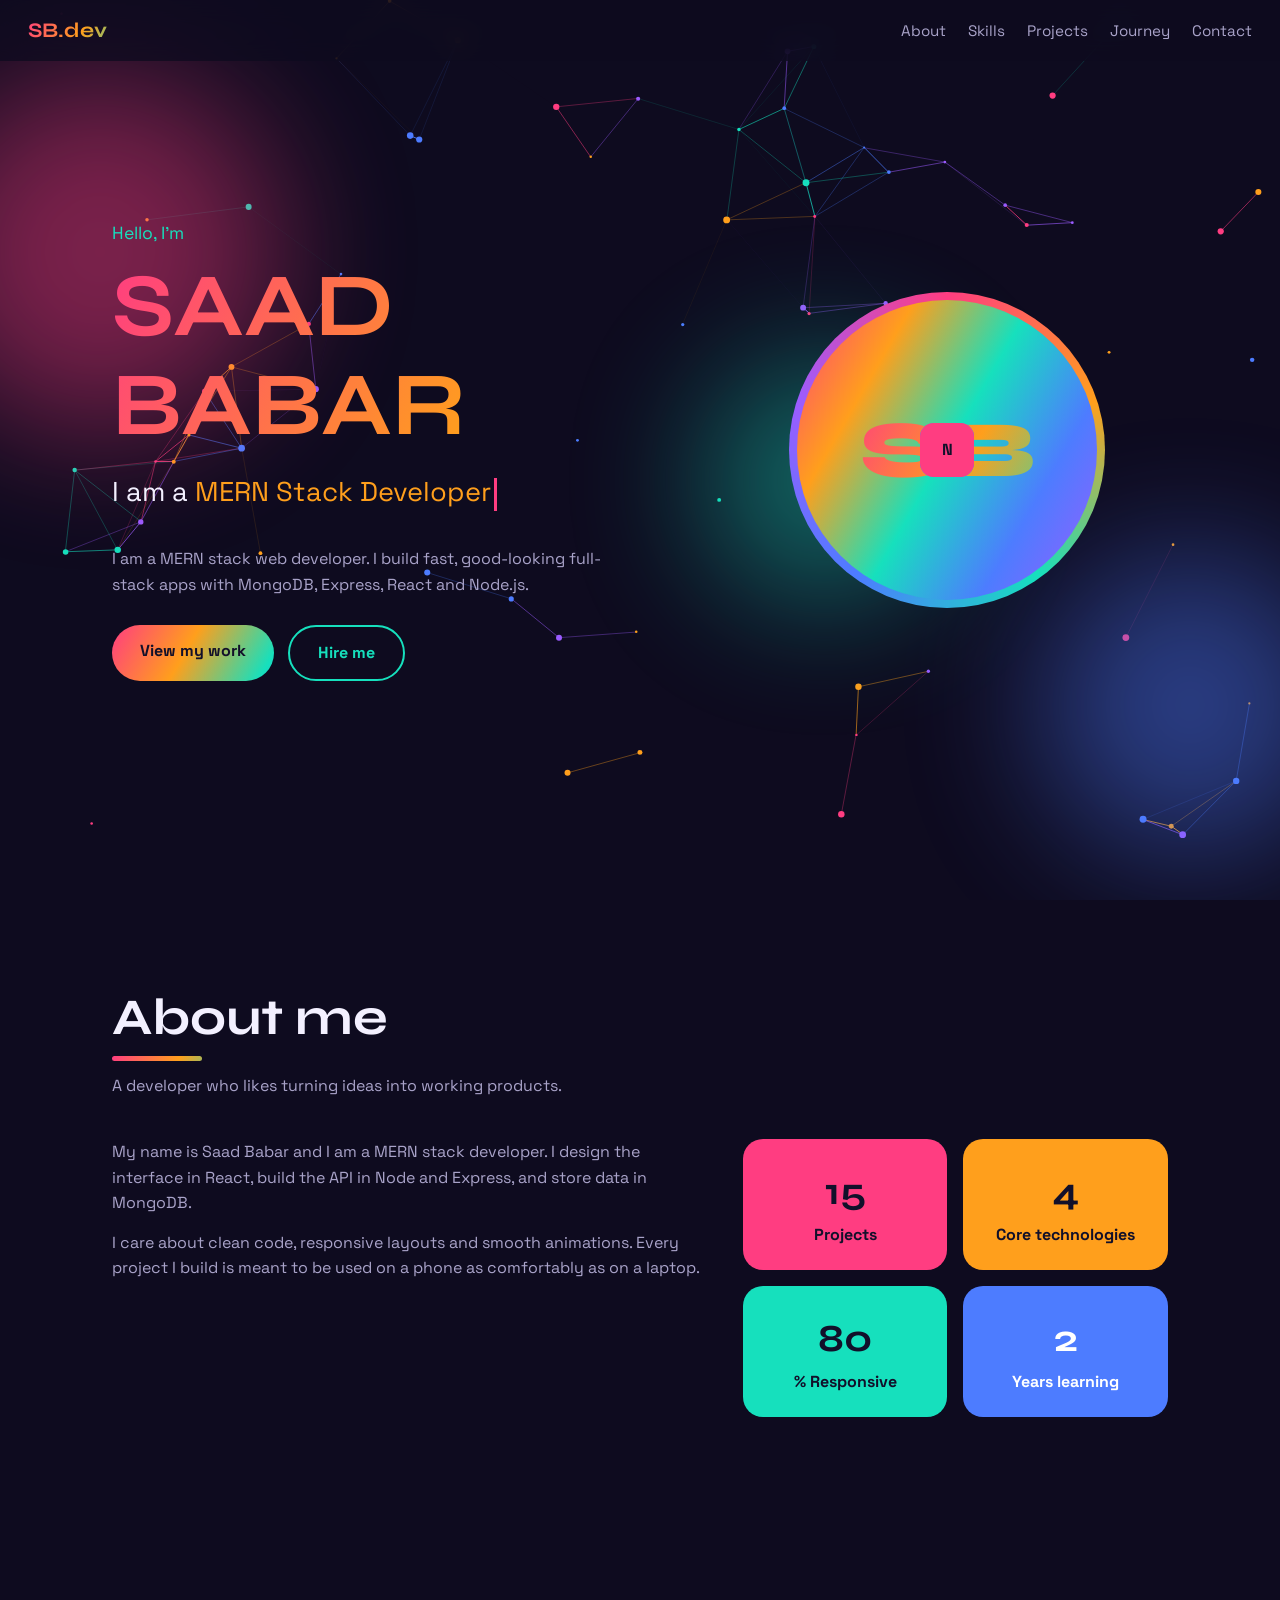
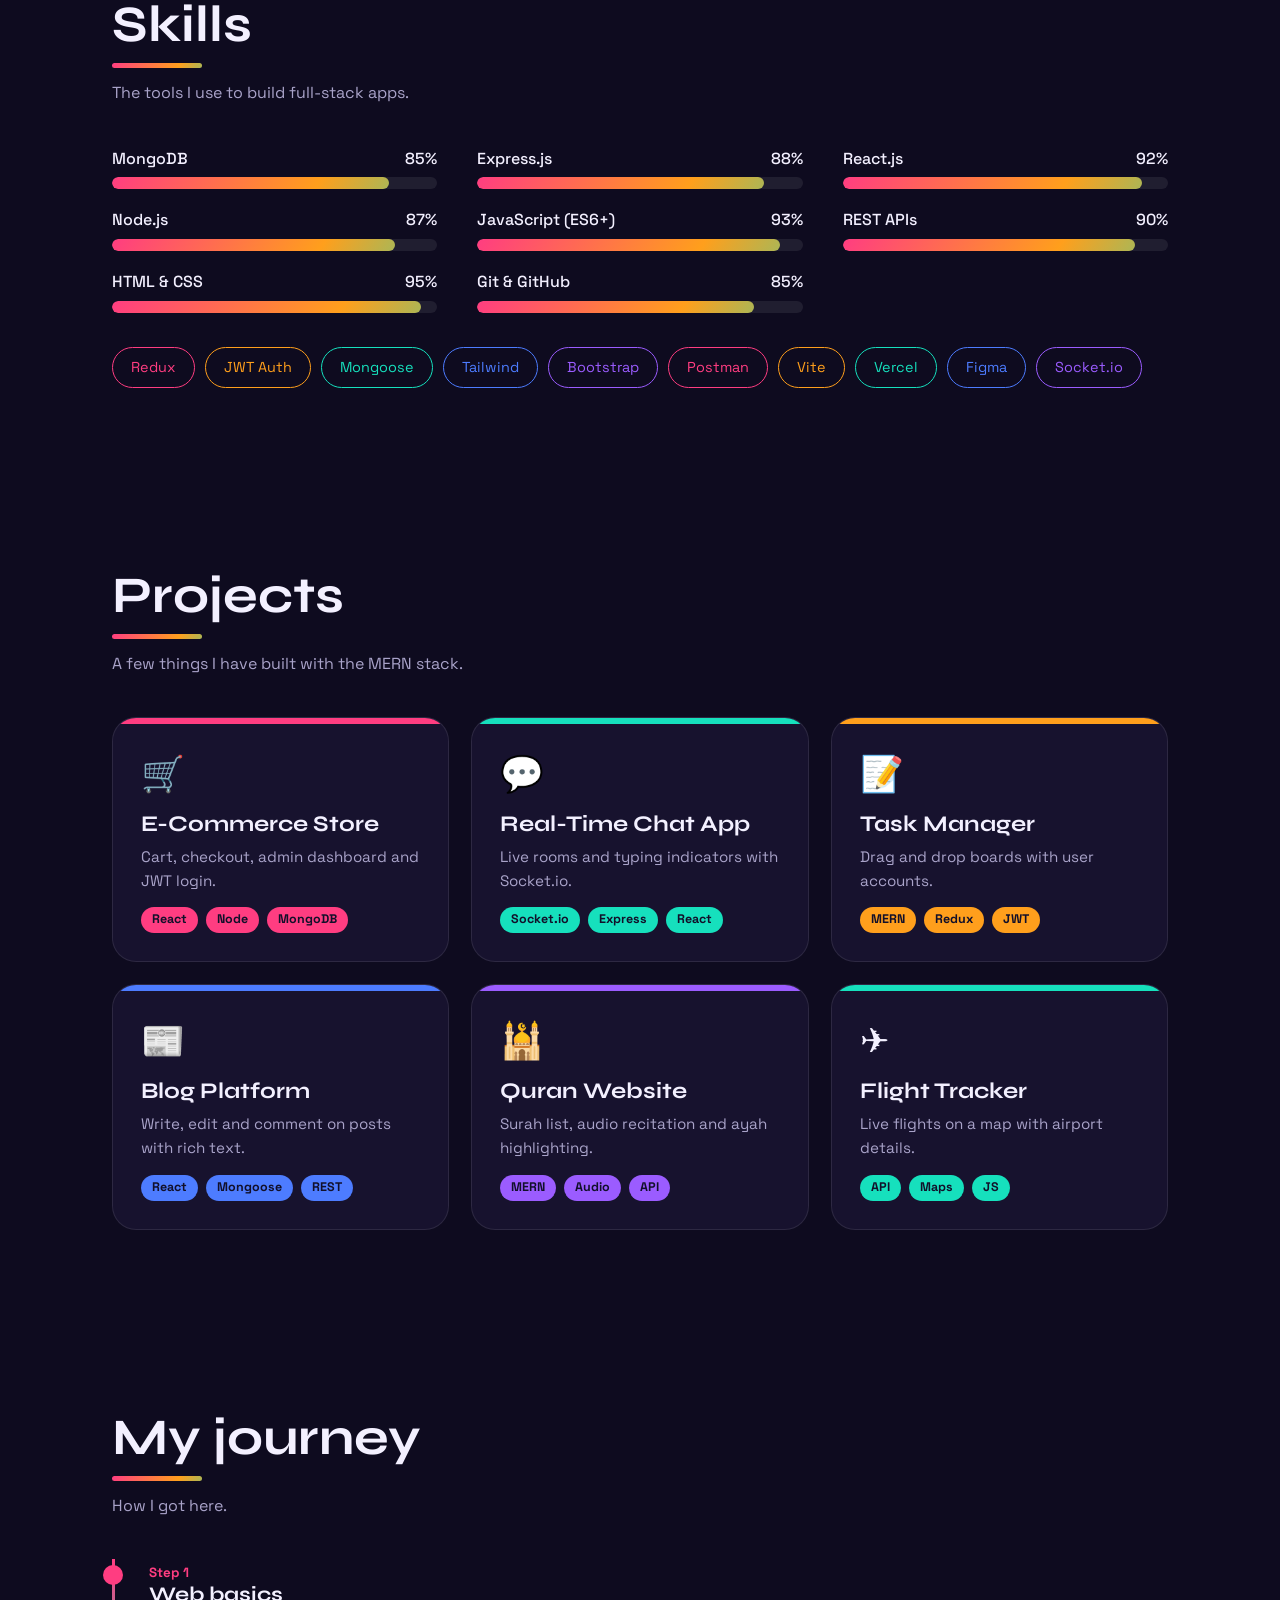
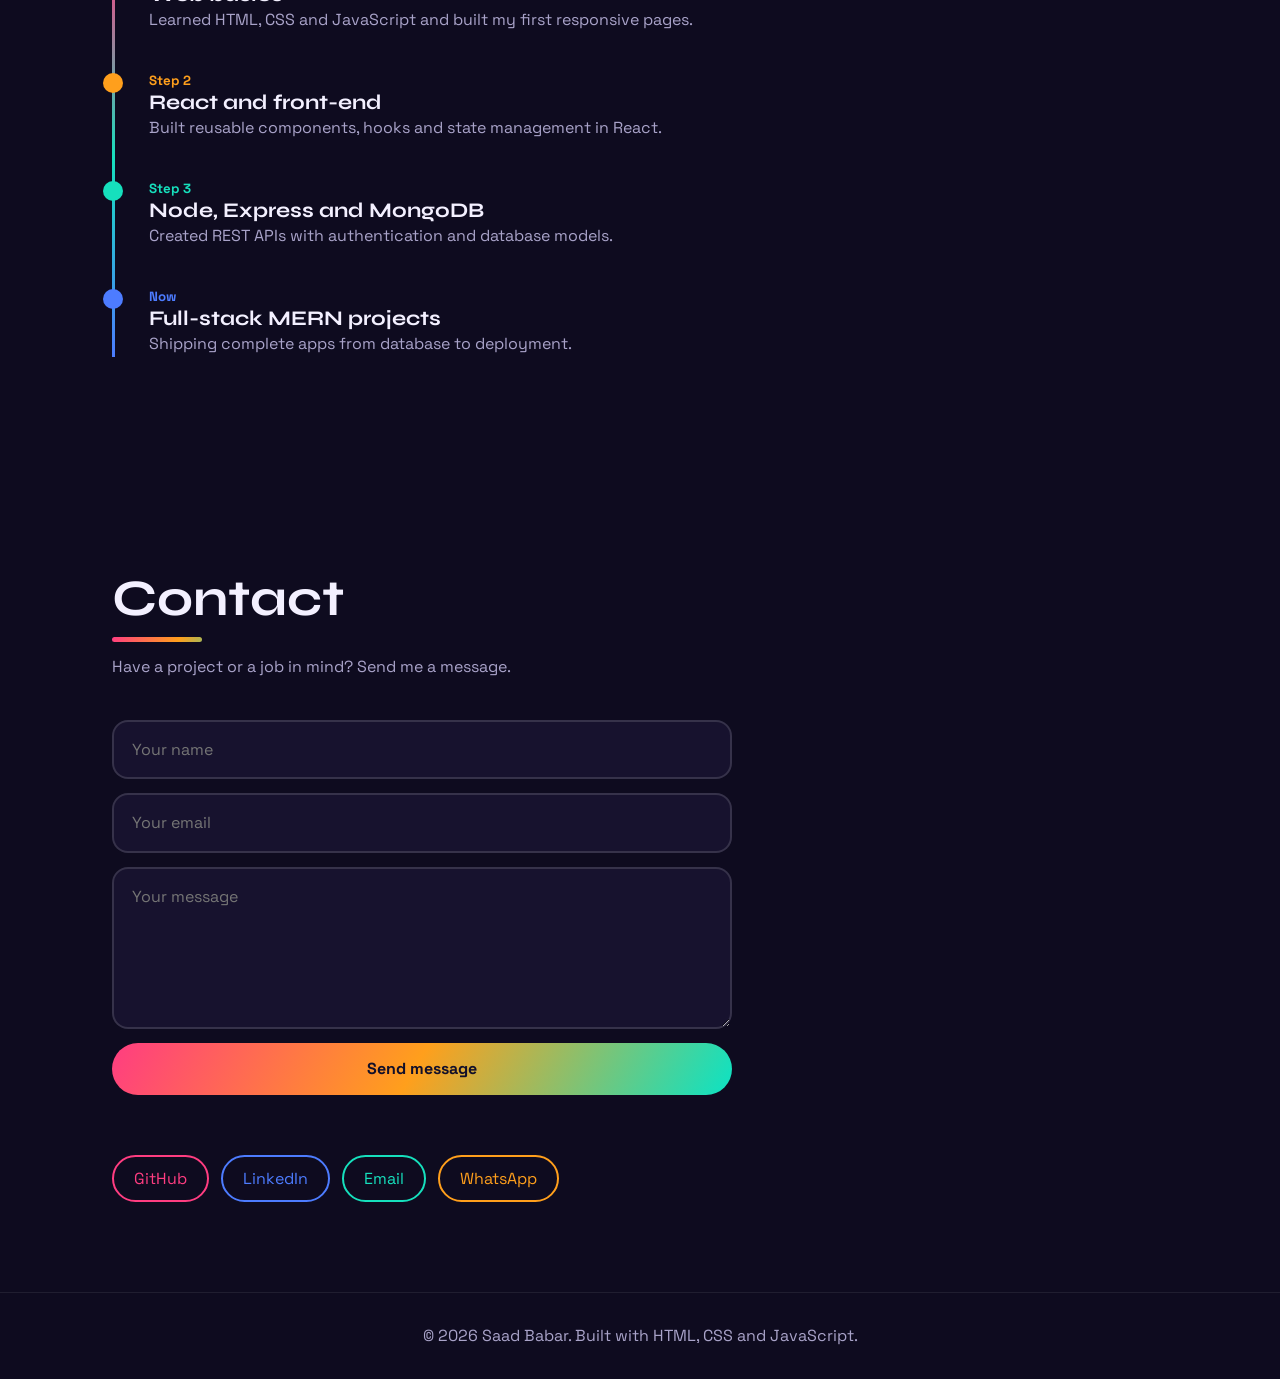
<file: index.html>
<!DOCTYPE html>
<html lang="en">

<head>
    <meta charset="UTF-8">
    <meta name="viewport" content="width=device-width, initial-scale=1, viewport-fit=cover">
    <link rel="stylesheet" href="style.css">
    <title>Saad Babar | MERN Stack Developer</title>
    <link
        href="https://fonts.googleapis.com/css2?family=Space+Grotesk:wght@400;500;700&family=Syne:wght@700;800&display=swap"
        rel="stylesheet">
    
</head>

<body>
    <div id="bar"></div>
    <canvas id="bg"></canvas>
    <nav><b>SB.dev</b>
        <ul>
            <li><a href="#about">About</a></li>
            <li><a href="#skills">Skills</a></li>
            <li><a href="#projects">Projects</a></li>
            <li><a href="#journey">Journey</a></li>
            <li><a href="#contact">Contact</a></li>
        </ul>
    </nav>

    <header class="hero" id="home">
        <div class="blob b1"></div>
        <div class="blob b2"></div>
        <div class="blob b3"></div>
        <div class="wrap">
            <div>
                <p class="hi">Hello, I’m</p>
                <h1>SAAD BABAR</h1>
                <p class="role">I am a <span id="typed"></span><i></i></p>
                <p class="lead">I am a MERN stack web developer. I build fast, good-looking full-stack apps with
                    MongoDB, Express, React and Node.js.</p>
                <div class="btns"><a class="btn f" href="#projects">View my work</a><a class="btn o"
                        href="#contact">Hire me</a></div>
            </div>
            <div class="avatar">
                <div><span>SB</span></div>
                <span class="orb" style="background:#16e0bd">M</span><span class="orb"
                    style="background:#ff9f1c;animation-delay:-2.2s">E</span><span class="orb"
                    style="background:#4d7cff;animation-delay:-4.5s;color:#fff">R</span><span class="orb"
                    style="background:#ff3d81;animation-delay:-6.7s">N</span>
            </div>
        </div>
    </header>

    <section id="about">
        <div class="wrap">
            <h2 class="rv">About me</h2>
            <p class="sub rv">A developer who likes turning ideas into working products.</p>
            <div class="about">
                <div class="rv">
                    <p>My name is Saad Babar and I am a MERN stack developer. I design the interface in React, build the
                        API in Node and Express, and store data in MongoDB.</p>
                    <p>I care about clean code, responsive layouts and smooth animations. Every project I build is meant
                        to be used on a phone as comfortably as on a laptop.</p>
                </div>
                <div class="stats rv">
                    <div class="stat"><strong data-n="15">0</strong>Projects</div>
                    <div class="stat"><strong data-n="4">0</strong>Core technologies</div>
                    <div class="stat"><strong data-n="100">0</strong>% Responsive</div>
                    <div class="stat"><strong data-n="2">0</strong>Years learning</div>
                </div>
            </div>
        </div>
    </section>

    <section id="skills">
        <div class="wrap">
            <h2 class="rv">Skills</h2>
            <p class="sub rv">The tools I use to build full-stack apps.</p>
            <div class="skills" id="sk"></div>
            <div class="chips rv" id="chips"></div>
        </div>
    </section>

    <section id="projects">
        <div class="wrap">
            <h2 class="rv">Projects</h2>
            <p class="sub rv">A few things I have built with the MERN stack.</p>
            <div class="grid" id="pg"></div>
        </div>
    </section>

    <section id="journey">
        <div class="wrap">
            <h2 class="rv">My journey</h2>
            <p class="sub rv">How I got here.</p>
            <div class="tl">
                <div class="ti rv" style="--cl:#ff3d81"><small>Step 1</small>
                    <h3>Web basics</h3>
                    <p>Learned HTML, CSS and JavaScript and built my first responsive pages.</p>
                </div>
                <div class="ti rv" style="--cl:#ff9f1c"><small>Step 2</small>
                    <h3>React and front-end</h3>
                    <p>Built reusable components, hooks and state management in React.</p>
                </div>
                <div class="ti rv" style="--cl:#16e0bd"><small>Step 3</small>
                    <h3>Node, Express and MongoDB</h3>
                    <p>Created REST APIs with authentication and database models.</p>
                </div>
                <div class="ti rv" style="--cl:#4d7cff"><small>Now</small>
                    <h3>Full-stack MERN projects</h3>
                    <p>Shipping complete apps from database to deployment.</p>
                </div>
            </div>
        </div>
    </section>

    <section id="contact">
        <div class="wrap">
            <h2 class="rv">Contact</h2>
            <p class="sub rv">Have a project or a job in mind? Send me a message.</p>
            <form class="rv" id="f"><input required placeholder="Your name"><input required type="email"
                    placeholder="Your email"><textarea required rows="5" placeholder="Your message"></textarea><button
                    class="btn f">Send message</button>
                <p id="msg" role="status"></p>
            </form>
            <div class="soc rv"><a style="--cl:#ff3d81" href="#">GitHub</a><a style="--cl:#4d7cff"
                    href="#">LinkedIn</a><a style="--cl:#16e0bd" href="#">Email</a><a style="--cl:#ff9f1c"
                    href="#">WhatsApp</a></div>
        </div>
    </section>

    <footer>© 2026 Saad Babar. Built with HTML, CSS and JavaScript.</footer>
<script src="script.js"></script>
    
</body>

</html>
</file>
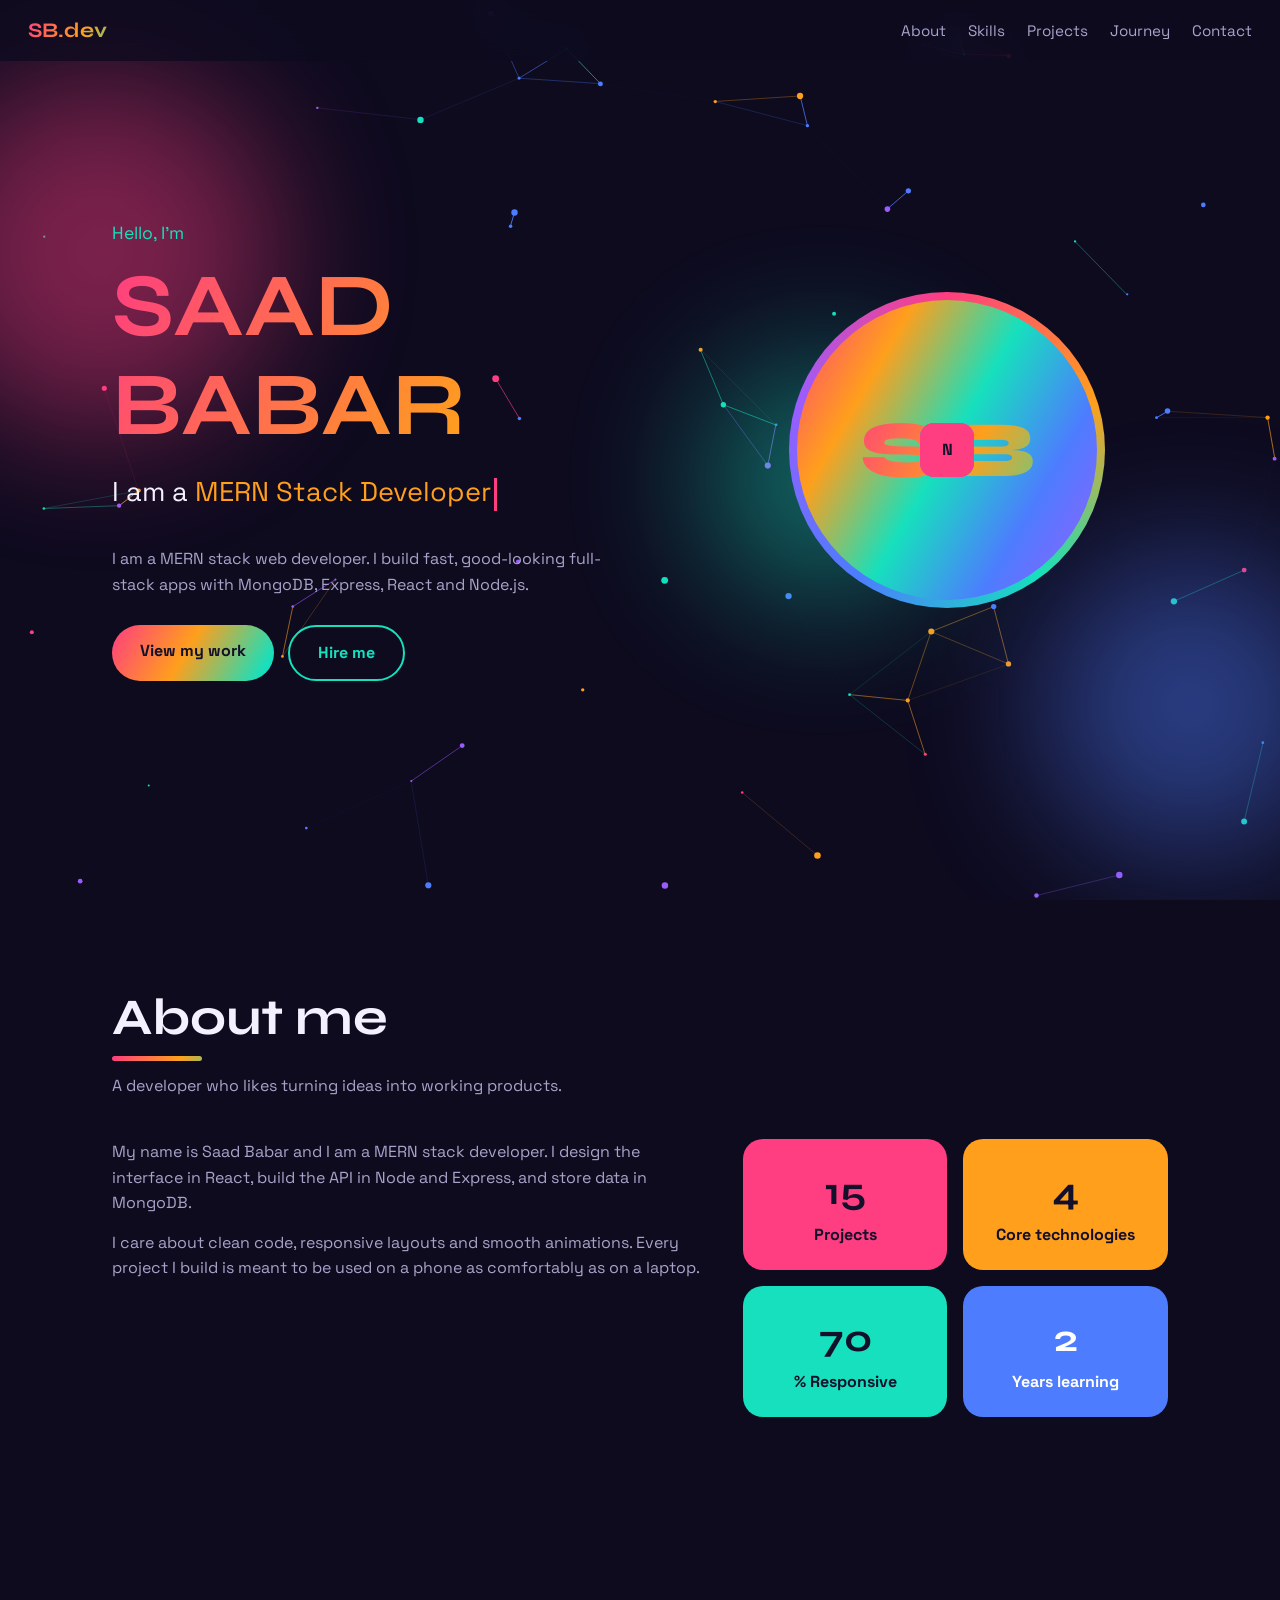
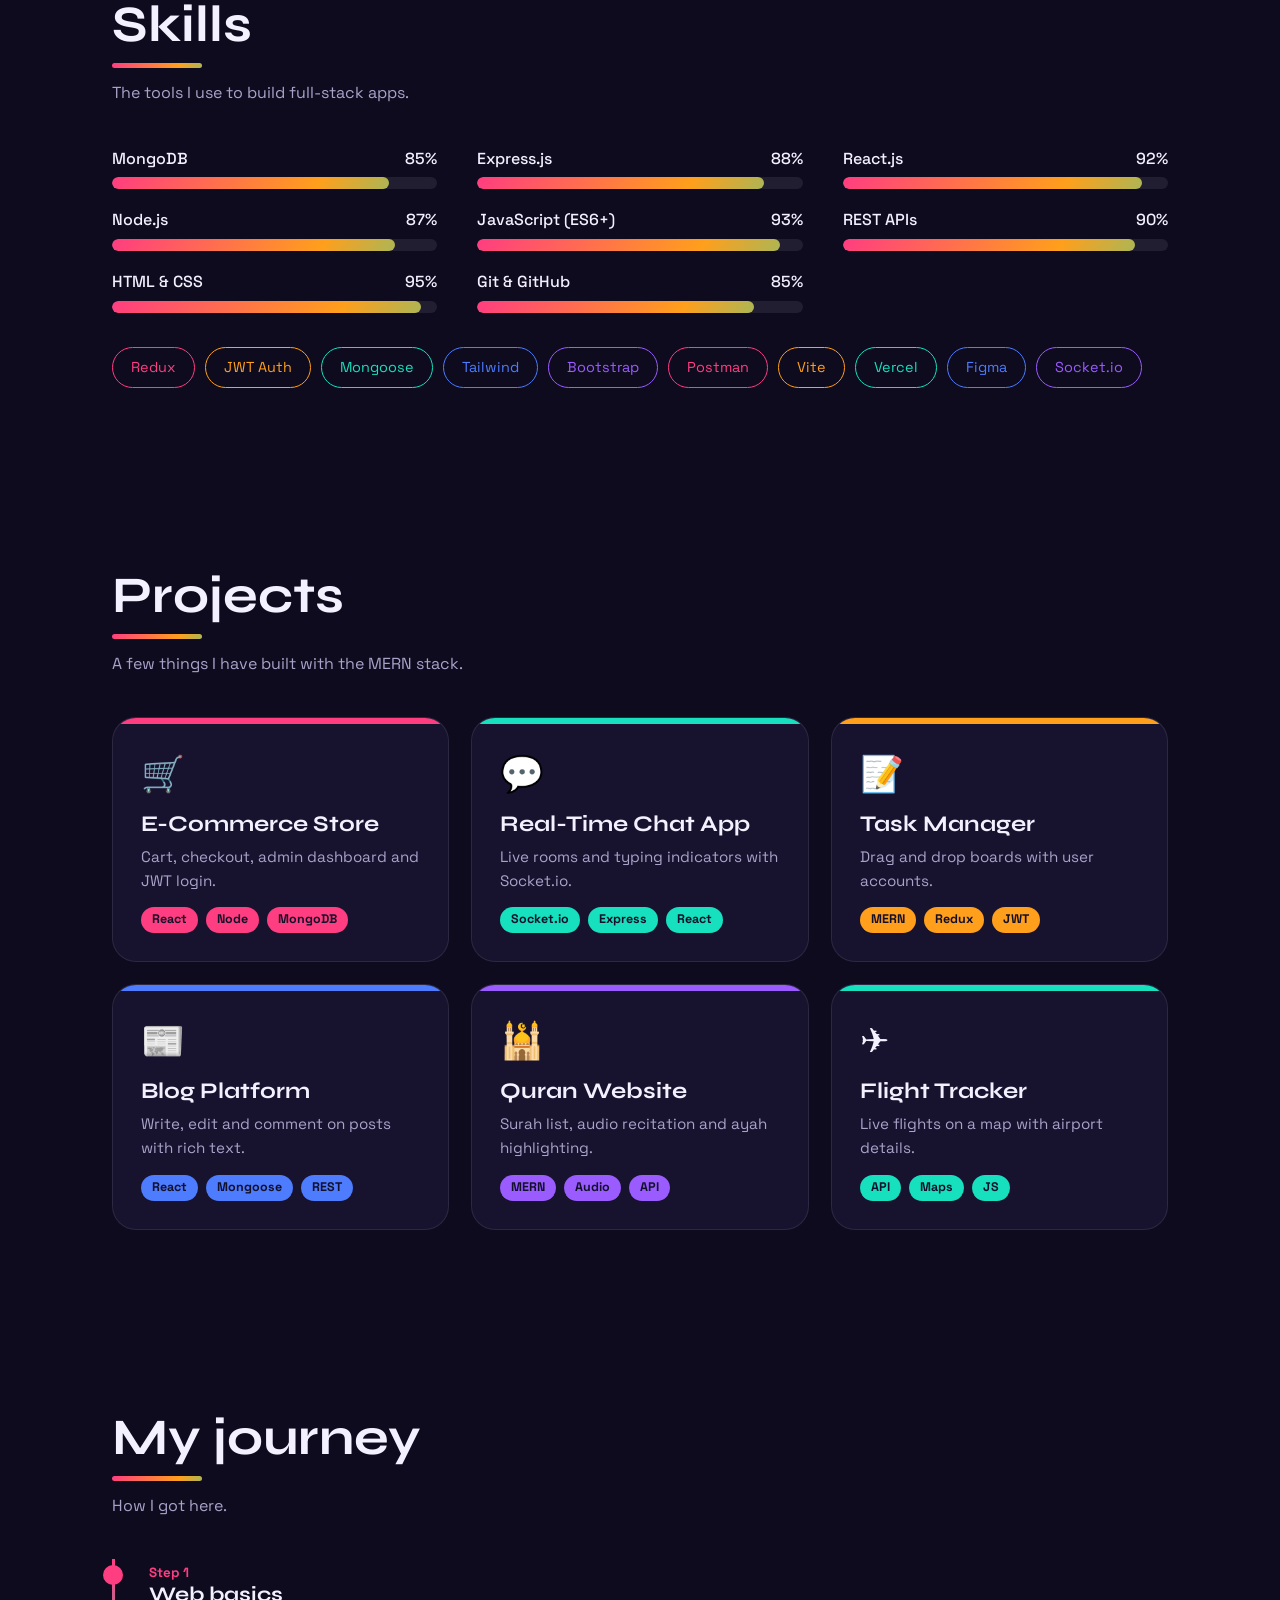
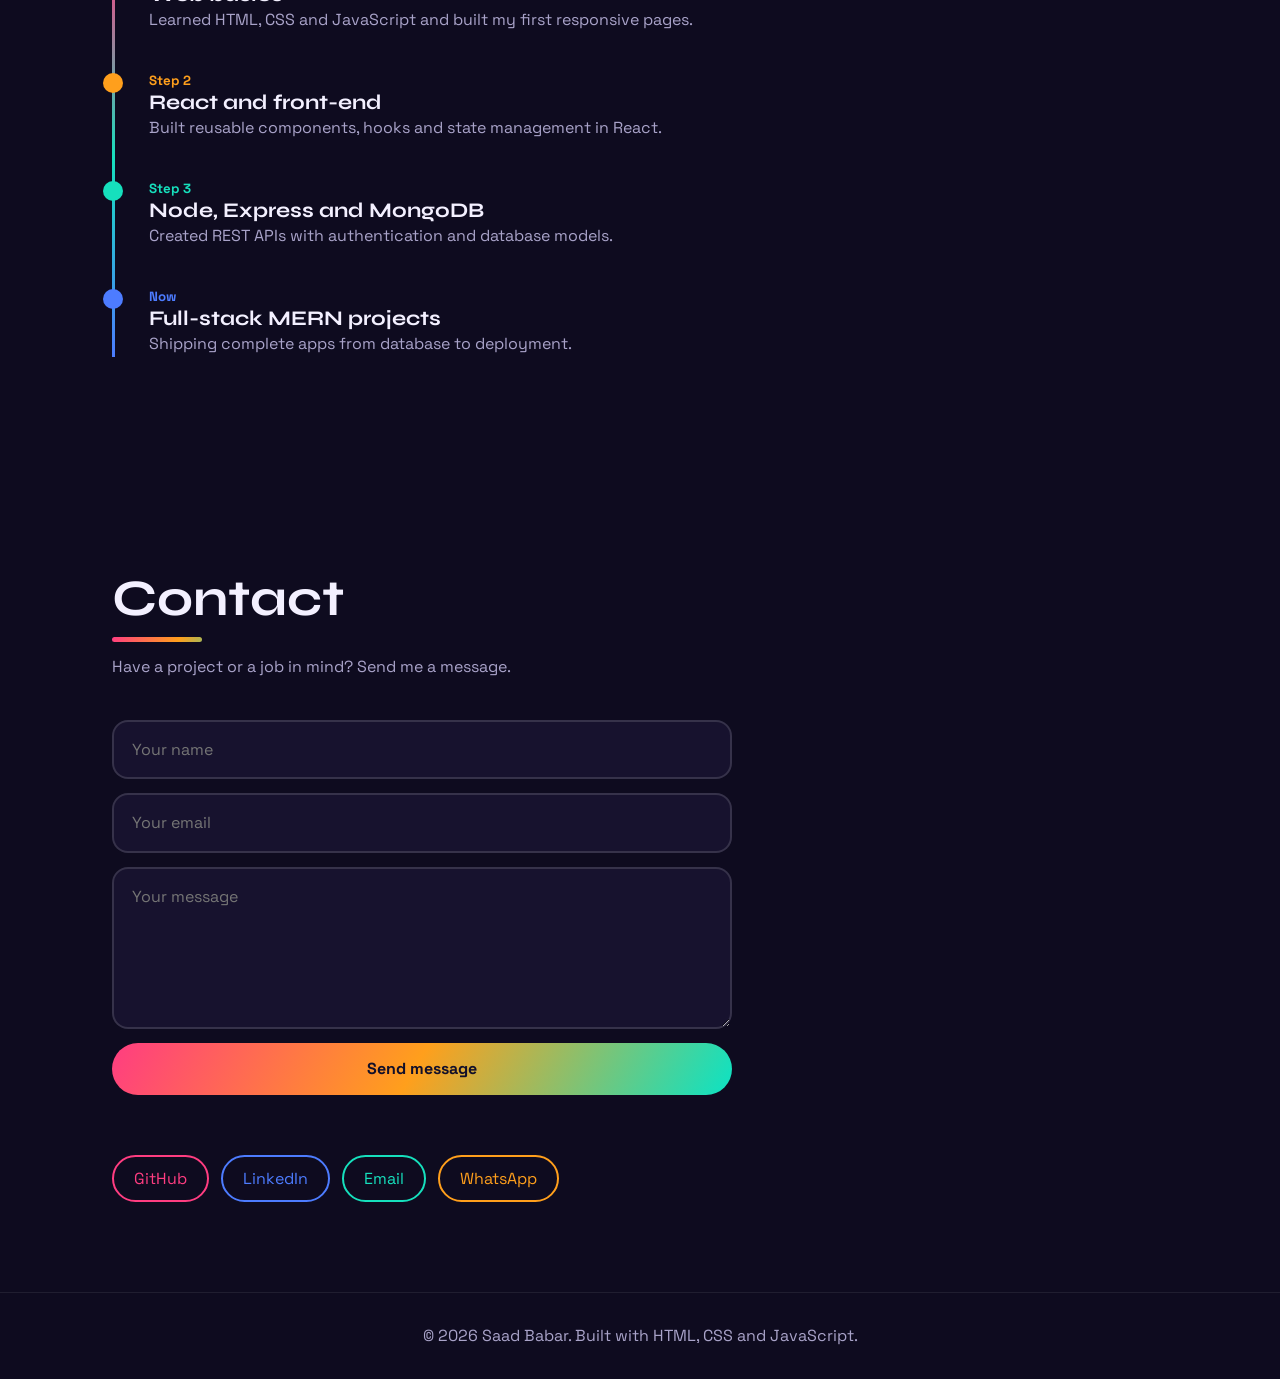
<file: portfolio.html>
<!DOCTYPE html>
<html lang="en">

<head>
    <meta charset="UTF-8">
    <meta name="viewport" content="width=device-width, initial-scale=1, viewport-fit=cover">
    <link rel="stylesheet" href="portfolio.css">
    <title>Saad Babar | MERN Stack Developer</title>
    <link
        href="https://fonts.googleapis.com/css2?family=Space+Grotesk:wght@400;500;700&family=Syne:wght@700;800&display=swap"
        rel="stylesheet">
    
</head>

<body>
    <div id="bar"></div>
    <canvas id="bg"></canvas>
    <nav><b>SB.dev</b>
        <ul>
            <li><a href="#about">About</a></li>
            <li><a href="#skills">Skills</a></li>
            <li><a href="#projects">Projects</a></li>
            <li><a href="#journey">Journey</a></li>
            <li><a href="#contact">Contact</a></li>
        </ul>
    </nav>

    <header class="hero" id="home">
        <div class="blob b1"></div>
        <div class="blob b2"></div>
        <div class="blob b3"></div>
        <div class="wrap">
            <div>
                <p class="hi">Hello, I’m</p>
                <h1>SAAD BABAR</h1>
                <p class="role">I am a <span id="typed"></span><i></i></p>
                <p class="lead">I am a MERN stack web developer. I build fast, good-looking full-stack apps with
                    MongoDB, Express, React and Node.js.</p>
                <div class="btns"><a class="btn f" href="#projects">View my work</a><a class="btn o"
                        href="#contact">Hire me</a></div>
            </div>
            <div class="avatar">
                <div><span>SB</span></div>
                <span class="orb" style="background:#16e0bd">M</span><span class="orb"
                    style="background:#ff9f1c;animation-delay:-2.2s">E</span><span class="orb"
                    style="background:#4d7cff;animation-delay:-4.5s;color:#fff">R</span><span class="orb"
                    style="background:#ff3d81;animation-delay:-6.7s">N</span>
            </div>
        </div>
    </header>

    <section id="about">
        <div class="wrap">
            <h2 class="rv">About me</h2>
            <p class="sub rv">A developer who likes turning ideas into working products.</p>
            <div class="about">
                <div class="rv">
                    <p>My name is Saad Babar and I am a MERN stack developer. I design the interface in React, build the
                        API in Node and Express, and store data in MongoDB.</p>
                    <p>I care about clean code, responsive layouts and smooth animations. Every project I build is meant
                        to be used on a phone as comfortably as on a laptop.</p>
                </div>
                <div class="stats rv">
                    <div class="stat"><strong data-n="15">0</strong>Projects</div>
                    <div class="stat"><strong data-n="4">0</strong>Core technologies</div>
                    <div class="stat"><strong data-n="100">0</strong>% Responsive</div>
                    <div class="stat"><strong data-n="2">0</strong>Years learning</div>
                </div>
            </div>
        </div>
    </section>

    <section id="skills">
        <div class="wrap">
            <h2 class="rv">Skills</h2>
            <p class="sub rv">The tools I use to build full-stack apps.</p>
            <div class="skills" id="sk"></div>
            <div class="chips rv" id="chips"></div>
        </div>
    </section>

    <section id="projects">
        <div class="wrap">
            <h2 class="rv">Projects</h2>
            <p class="sub rv">A few things I have built with the MERN stack.</p>
            <div class="grid" id="pg"></div>
        </div>
    </section>

    <section id="journey">
        <div class="wrap">
            <h2 class="rv">My journey</h2>
            <p class="sub rv">How I got here.</p>
            <div class="tl">
                <div class="ti rv" style="--cl:#ff3d81"><small>Step 1</small>
                    <h3>Web basics</h3>
                    <p>Learned HTML, CSS and JavaScript and built my first responsive pages.</p>
                </div>
                <div class="ti rv" style="--cl:#ff9f1c"><small>Step 2</small>
                    <h3>React and front-end</h3>
                    <p>Built reusable components, hooks and state management in React.</p>
                </div>
                <div class="ti rv" style="--cl:#16e0bd"><small>Step 3</small>
                    <h3>Node, Express and MongoDB</h3>
                    <p>Created REST APIs with authentication and database models.</p>
                </div>
                <div class="ti rv" style="--cl:#4d7cff"><small>Now</small>
                    <h3>Full-stack MERN projects</h3>
                    <p>Shipping complete apps from database to deployment.</p>
                </div>
            </div>
        </div>
    </section>

    <section id="contact">
        <div class="wrap">
            <h2 class="rv">Contact</h2>
            <p class="sub rv">Have a project or a job in mind? Send me a message.</p>
            <form class="rv" id="f"><input required placeholder="Your name"><input required type="email"
                    placeholder="Your email"><textarea required rows="5" placeholder="Your message"></textarea><button
                    class="btn f">Send message</button>
                <p id="msg" role="status"></p>
            </form>
            <div class="soc rv"><a style="--cl:#ff3d81" href="#">GitHub</a><a style="--cl:#4d7cff"
                    href="#">LinkedIn</a><a style="--cl:#16e0bd" href="#">Email</a><a style="--cl:#ff9f1c"
                    href="#">WhatsApp</a></div>
        </div>
    </section>

    <footer>© 2026 Saad Babar. Built with HTML, CSS and JavaScript.</footer>
<script src="portfolio.js"></script>
    
</body>

</html>
</file>
<file: style.css>
:root {
            --bg: #0e0b1f;
            --bg2: #17122e;
            --tx: #f3f0ff;
            --mu: #a9a3c9;
            --p: #ff3d81;
            --o: #ff9f1c;
            --c: #16e0bd;
            --b: #4d7cff;
            --v: #9b5cff;
            --g: linear-gradient(120deg, var(--p), var(--o), var(--c), var(--b), var(--v));
            box-sizing: border-box;
            padding-top: env(safe-area-inset-top, 0px);
            padding-bottom: env(safe-area-inset-bottom, 0px)
        }

        :root:not([data-theme="dark"]) {
            color-scheme: dark
        }

        * {
            box-sizing: border-box;
            margin: 0;
            padding: 0
        }

        html {
            scroll-behavior: smooth;
            scroll-padding-top: 70px
        }

        body {
            background: var(--bg);
            color: var(--tx);
            font-family: 'Space Grotesk', system-ui, sans-serif;
            line-height: 1.6;
            overflow-x: hidden
        }

        h1,
        h2,
        h3 {
            font-family: 'Syne', 'Space Grotesk', sans-serif;
            line-height: 1.1
        }

        a {
            color: inherit;
            text-decoration: none
        }

        canvas#bg {
            position: fixed;
            inset: 0;
            z-index: 0;
            pointer-events: none
        }

        section,
        header,
        footer {
            position: relative;
            z-index: 1
        }

        .wrap {
            max-width: 1100px;
            margin: auto;
            padding: 90px 22px
        }

        nav {
            position: fixed;
            top: 0;
            left: 0;
            right: 0;
            z-index: 50;
            display: flex;
            justify-content: space-between;
            align-items: center;
            padding: 14px 28px;
            padding-top: calc(14px + env(safe-area-inset-top, 0px));
            background: rgba(14, 11, 31, .75);
            backdrop-filter: blur(12px)
        }

        nav b {
            font-family: Syne;
            font-size: 1.3rem;
            background: var(--g);
            background-size: 300%;
            -webkit-background-clip: text;
            background-clip: text;
            color: transparent;
            animation: flow 6s linear infinite
        }

        nav ul {
            display: flex;
            gap: 22px;
            list-style: none
        }

        nav a {
            color: var(--mu);
            transition: .25s;
            font-size: .95rem
        }

        nav a:hover {
            color: var(--c)
        }

        @keyframes flow {
            to {
                background-position: 300% 0
            }
        }

        .hero {
            min-height: 100vh;
            display: flex;
            align-items: center;
            overflow: hidden
        }

        .blob {
            position: absolute;
            border-radius: 50%;
            filter: blur(70px);
            opacity: .45;
            animation: float 12s ease-in-out infinite
        }

        .b1 {
            width: 360px;
            height: 360px;
            background: var(--p);
            top: 8%;
            left: -80px
        }

        .b2 {
            width: 300px;
            height: 300px;
            background: var(--b);
            bottom: 5%;
            right: -60px;
            animation-delay: -4s
        }

        .b3 {
            width: 240px;
            height: 240px;
            background: var(--c);
            top: 40%;
            left: 55%;
            animation-delay: -8s
        }

        @keyframes float {
            50% {
                transform: translate(50px, -60px) scale(1.15)
            }
        }

        .hero .wrap {
            position: relative;
            display: grid;
            grid-template-columns: 1.3fr 1fr;
            gap: 40px;
            align-items: center;
            width: 100%
        }

        .hi {
            color: var(--c);
            font-size: 1.1rem;
            margin-bottom: 10px;
            animation: drop .8s both
        }

        h1 {
            font-size: clamp(2.8rem, 8vw, 5.6rem);
            background: var(--g);
            background-size: 300%;
            -webkit-background-clip: text;
            background-clip: text;
            color: transparent;
            animation: flow 7s linear infinite, drop .9s .15s both
        }

        .role {
            font-size: clamp(1.2rem, 3vw, 1.7rem);
            margin: 16px 0;
            min-height: 2.2em;
            animation: drop .9s .3s both
        }

        .role span {
            color: var(--o)
        }

        .role i {
            display: inline-block;
            width: 3px;
            height: 1.2em;
            background: var(--p);
            vertical-align: middle;
            margin-left: 3px;
            animation: blink 1s step-end infinite
        }

        @keyframes blink {
            50% {
                opacity: 0
            }
        }

        @keyframes drop {
            from {
                opacity: 0;
                transform: translateY(-30px)
            }
        }

        .lead {
            color: var(--mu);
            max-width: 520px;
            animation: drop .9s .45s both
        }

        .btns {
            display: flex;
            gap: 14px;
            margin-top: 28px;
            flex-wrap: wrap;
            animation: drop .9s .6s both
        }

        .btn {
            padding: 13px 28px;
            border-radius: 50px;
            font-weight: 700;
            transition: .3s;
            display: inline-block
        }

        .btn.f {
            background: var(--g);
            background-size: 200%;
            color: #12102a;
            animation: flow 5s linear infinite
        }

        .btn.o {
            border: 2px solid var(--c);
            color: var(--c)
        }

        .btn:hover {
            transform: translateY(-5px) scale(1.05);
            box-shadow: 0 12px 30px rgba(255, 61, 129, .4)
        }

        .avatar {
            position: relative;
            width: min(300px, 70vw);
            aspect-ratio: 1;
            margin: auto;
            animation: drop 1s .4s both
        }

        .avatar::before {
            content: "";
            position: absolute;
            inset: -8px;
            border-radius: 50%;
            background: conic-gradient(var(--p), var(--o), var(--c), var(--b), var(--v), var(--p));
            animation: spin 5s linear infinite
        }

        .avatar div {
            position: absolute;
            inset: 0;
            border-radius: 50%;
            background: var(--bg2);
            display: grid;
            place-items: center;
            font-family: Syne;
            font-size: 5rem;
            font-weight: 800;
            background-image: var(--g);
           }

        .avatar div span {
            background: var(--g);
            background-size: 300%;
            -webkit-background-clip: text;
            background-clip: text;
            color: transparent;
            animation: flow 5s linear infinite
        }

        .orb {
            position: absolute;
            width: 54px;
            height: 54px;
            border-radius: 14px;
            display: grid;
            place-items: center;
            font-weight: 800;
            color: #12102a;
            animation: orbit 9s linear infinite
        }

        @keyframes spin {
            to {
                transform: rotate(360deg)
            }
        }

        @keyframes orbit {
            from {
                transform: rotate(0) translateX(175px) rotate(0)
            }

            to {
                transform: rotate(360deg) translateX(175px) rotate(-360deg)
            }
        }

        .orb {
            top: calc(50% - 27px);
            left: calc(50% - 27px)
        }

        h2 {
            font-size: clamp(2rem, 5vw, 3.2rem);
            margin-bottom: 12px
        }

        h2::after {
            content: "";
            display: block;
            width: 90px;
            height: 5px;
            border-radius: 5px;
            margin-top: 10px;
            background: var(--g);
            background-size: 300%;
            animation: flow 4s linear infinite
        }

        .sub {
            color: var(--mu);
            margin-bottom: 40px;
            max-width: 560px
        }

        .rv {
            opacity: 0;
            transform: translateY(50px) scale(.97);
            transition: .8s cubic-bezier(.2, .8, .2, 1)
        }

        .rv.in {
            opacity: 1;
            transform: none
        }

        .about {
            display: grid;
            grid-template-columns: 1.4fr 1fr;
            gap: 36px
        }

        .about p {
            color: var(--mu);
            margin-bottom: 14px
        }

        .stats {
            display: grid;
            grid-template-columns: 1fr 1fr;
            gap: 16px
        }

        .stat {
            padding: 22px;
            border-radius: 20px;
            text-align: center;
            color: #12102a;
            font-weight: 700
        }

        .stat strong {
            display: block;
            font-family: Syne;
            font-size: 2.4rem
        }

        .stat:nth-child(1) {
            background: var(--p)
        }

        .stat:nth-child(2) {
            background: var(--o)
        }

        .stat:nth-child(3) {
            background: var(--c)
        }

        .stat:nth-child(4) {
            background: var(--b);
            color: #fff
        }

        .skills {
            display: grid;
            grid-template-columns: repeat(auto-fit, minmax(300px, 1fr));
            gap: 18px 40px
        }

        .sk .t {
            display: flex;
            justify-content: space-between;
            margin-bottom: 6px;
            font-weight: 500
        }

        .bar {
            height: 12px;
            background: #ffffff14;
            border-radius: 12px;
            overflow: hidden
        }

        .bar i {
            display: block;
            height: 100%;
            width: 0;
            border-radius: 12px;
            background: var(--g);
            background-size: 300%;
            transition: width 1.6s cubic-bezier(.2, .8, .2, 1);
            animation: flow 4s linear infinite
        }

        .chips {
            display: flex;
            flex-wrap: wrap;
            gap: 10px;
            margin-top: 34px
        }

        .chip {
            padding: 8px 18px;
            border-radius: 30px;
            border: 1.5px solid;
            font-size: .9rem;
            transition: .3s;
            animation: pop 3s ease-in-out infinite
        }

        .chip:hover {
            transform: scale(1.2) rotate(-4deg);
            background: #ffffff14
        }

        @keyframes pop {
            50% {
                transform: translateY(-6px)
            }
        }

        .grid {
            display: grid;
            grid-template-columns: repeat(auto-fit, minmax(290px, 1fr));
            gap: 22px
        }

        .card {
            padding: 28px;
            border-radius: 24px;
            background: var(--bg2);
            border: 1px solid #ffffff18;
            position: relative;
            overflow: hidden;
            transition: .4s
        }

        .card::before {
            content: "";
            position: absolute;
            inset: 0 0 auto 0;
            height: 6px;
            background: var(--cl)
        }

        .card:hover {
            transform: translateY(-12px) rotate(-1deg);
            box-shadow: 0 20px 45px -10px var(--cl)
        }

        .card .ic {
            font-size: 2.2rem;
            margin-bottom: 10px;
            display: inline-block;
            transition: .4s
        }

        .card:hover .ic {
            transform: rotate(360deg) scale(1.2)
        }

        .card h3 {
            font-size: 1.4rem;
            margin-bottom: 8px
        }

        .card p {
            color: var(--mu);
            font-size: .95rem
        }

        .tags {
            display: flex;
            gap: 8px;
            flex-wrap: wrap;
            margin-top: 14px
        }

        .tags span {
            font-size: .78rem;
            padding: 3px 11px;
            border-radius: 20px;
            background: var(--cl);
            color: #12102a;
            font-weight: 700
        }

        .tl {
            position: relative;
            padding-left: 34px;
            border-left: 3px solid transparent;
            border-image: linear-gradient(var(--p), var(--c), var(--b)) 1
        }

        .ti {
            position: relative;
            margin-bottom: 34px
        }

        .ti::before {
            content: "";
            position: absolute;
            left: -46px;
            top: 6px;
            width: 20px;
            height: 20px;
            border-radius: 50%;
            background: var(--cl);
            box-shadow: 0 0 0 0 var(--cl);
            animation: pulse 2s infinite
        }

        @keyframes pulse {
            70% {
                box-shadow: 0 0 0 14px transparent
            }
        }

        .ti small {
            color: var(--cl);
            font-weight: 700
        }

        .ti h3 {
            font-size: 1.3rem
        }

        .ti p {
            color: var(--mu)
        }

        form {
            display: grid;
            gap: 14px;
            max-width: 620px
        }

        input,
        textarea {
            width: 100%;
            padding: 15px 18px;
            border-radius: 16px;
            border: 2px solid #ffffff22;
            background: var(--bg2);
            color: var(--tx);
            font: inherit;
            transition: .3s
        }

        input:focus,
        textarea:focus {
            outline: none;
            border-color: var(--c);
            box-shadow: 0 0 0 5px #16e0bd22;
            transform: scale(1.01)
        }

        button.btn {
            border: 0;
            cursor: pointer;
            font: inherit;
            font-weight: 700
        }

        #msg {
            color: var(--c);
            min-height: 1.5em
        }

        .soc {
            display: flex;
            gap: 12px;
            margin-top: 22px;
            flex-wrap: wrap
        }

        .soc a {
            padding: 9px 20px;
            border-radius: 30px;
            border: 2px solid var(--cl);
            color: var(--cl);
            transition: .3s
        }

        .soc a:hover {
            background: var(--cl);
            color: #12102a;
            transform: translateY(-4px)
        }

        footer {
            text-align: center;
            padding: 30px;
            padding-bottom: calc(30px + env(safe-area-inset-bottom, 0px));
            color: var(--mu);
            border-top: 1px solid #ffffff14
        }

        a:focus-visible,
        button:focus-visible {
            outline: 3px solid var(--o);
            outline-offset: 3px
        }

        #bar {
            position: fixed;
            top: 0;
            left: 0;
            height: 4px;
            width: 0;
            background: var(--g);
            z-index: 99
        }

        @media(max-width:800px) {
            nav ul {
                display: none
            }

            .hero .wrap,
            .about {
                grid-template-columns: 1fr
            }

            .orb {
                display: none
            }
        }

        @media(prefers-reduced-motion:reduce) {
            * {
                animation: none !important;
                transition: none !important
            }

            .rv {
                opacity: 1;
                transform: none
            }

            .bar i {
                width: var(--w) !important
            }
        }
</file>
<file: portfolio.css>
:root {
            --bg: #0e0b1f;
            --bg2: #17122e;
            --tx: #f3f0ff;
            --mu: #a9a3c9;
            --p: #ff3d81;
            --o: #ff9f1c;
            --c: #16e0bd;
            --b: #4d7cff;
            --v: #9b5cff;
            --g: linear-gradient(120deg, var(--p), var(--o), var(--c), var(--b), var(--v));
            box-sizing: border-box;
            padding-top: env(safe-area-inset-top, 0px);
            padding-bottom: env(safe-area-inset-bottom, 0px)
        }

        :root:not([data-theme="dark"]) {
            color-scheme: dark
        }

        * {
            box-sizing: border-box;
            margin: 0;
            padding: 0
        }

        html {
            scroll-behavior: smooth;
            scroll-padding-top: 70px
        }

        body {
            background: var(--bg);
            color: var(--tx);
            font-family: 'Space Grotesk', system-ui, sans-serif;
            line-height: 1.6;
            overflow-x: hidden
        }

        h1,
        h2,
        h3 {
            font-family: 'Syne', 'Space Grotesk', sans-serif;
            line-height: 1.1
        }

        a {
            color: inherit;
            text-decoration: none
        }

        canvas#bg {
            position: fixed;
            inset: 0;
            z-index: 0;
            pointer-events: none
        }

        section,
        header,
        footer {
            position: relative;
            z-index: 1
        }

        .wrap {
            max-width: 1100px;
            margin: auto;
            padding: 90px 22px
        }

        nav {
            position: fixed;
            top: 0;
            left: 0;
            right: 0;
            z-index: 50;
            display: flex;
            justify-content: space-between;
            align-items: center;
            padding: 14px 28px;
            padding-top: calc(14px + env(safe-area-inset-top, 0px));
            background: rgba(14, 11, 31, .75);
            backdrop-filter: blur(12px)
        }

        nav b {
            font-family: Syne;
            font-size: 1.3rem;
            background: var(--g);
            background-size: 300%;
            -webkit-background-clip: text;
            background-clip: text;
            color: transparent;
            animation: flow 6s linear infinite
        }

        nav ul {
            display: flex;
            gap: 22px;
            list-style: none
        }

        nav a {
            color: var(--mu);
            transition: .25s;
            font-size: .95rem
        }

        nav a:hover {
            color: var(--c)
        }

        @keyframes flow {
            to {
                background-position: 300% 0
            }
        }

        .hero {
            min-height: 100vh;
            display: flex;
            align-items: center;
            overflow: hidden
        }

        .blob {
            position: absolute;
            border-radius: 50%;
            filter: blur(70px);
            opacity: .45;
            animation: float 12s ease-in-out infinite
        }

        .b1 {
            width: 360px;
            height: 360px;
            background: var(--p);
            top: 8%;
            left: -80px
        }

        .b2 {
            width: 300px;
            height: 300px;
            background: var(--b);
            bottom: 5%;
            right: -60px;
            animation-delay: -4s
        }

        .b3 {
            width: 240px;
            height: 240px;
            background: var(--c);
            top: 40%;
            left: 55%;
            animation-delay: -8s
        }

        @keyframes float {
            50% {
                transform: translate(50px, -60px) scale(1.15)
            }
        }

        .hero .wrap {
            position: relative;
            display: grid;
            grid-template-columns: 1.3fr 1fr;
            gap: 40px;
            align-items: center;
            width: 100%
        }

        .hi {
            color: var(--c);
            font-size: 1.1rem;
            margin-bottom: 10px;
            animation: drop .8s both
        }

        h1 {
            font-size: clamp(2.8rem, 8vw, 5.6rem);
            background: var(--g);
            background-size: 300%;
            -webkit-background-clip: text;
            background-clip: text;
            color: transparent;
            animation: flow 7s linear infinite, drop .9s .15s both
        }

        .role {
            font-size: clamp(1.2rem, 3vw, 1.7rem);
            margin: 16px 0;
            min-height: 2.2em;
            animation: drop .9s .3s both
        }

        .role span {
            color: var(--o)
        }

        .role i {
            display: inline-block;
            width: 3px;
            height: 1.2em;
            background: var(--p);
            vertical-align: middle;
            margin-left: 3px;
            animation: blink 1s step-end infinite
        }

        @keyframes blink {
            50% {
                opacity: 0
            }
        }

        @keyframes drop {
            from {
                opacity: 0;
                transform: translateY(-30px)
            }
        }

        .lead {
            color: var(--mu);
            max-width: 520px;
            animation: drop .9s .45s both
        }

        .btns {
            display: flex;
            gap: 14px;
            margin-top: 28px;
            flex-wrap: wrap;
            animation: drop .9s .6s both
        }

        .btn {
            padding: 13px 28px;
            border-radius: 50px;
            font-weight: 700;
            transition: .3s;
            display: inline-block
        }

        .btn.f {
            background: var(--g);
            background-size: 200%;
            color: #12102a;
            animation: flow 5s linear infinite
        }

        .btn.o {
            border: 2px solid var(--c);
            color: var(--c)
        }

        .btn:hover {
            transform: translateY(-5px) scale(1.05);
            box-shadow: 0 12px 30px rgba(255, 61, 129, .4)
        }

        .avatar {
            position: relative;
            width: min(300px, 70vw);
            aspect-ratio: 1;
            margin: auto;
            animation: drop 1s .4s both
        }

        .avatar::before {
            content: "";
            position: absolute;
            inset: -8px;
            border-radius: 50%;
            background: conic-gradient(var(--p), var(--o), var(--c), var(--b), var(--v), var(--p));
            animation: spin 5s linear infinite
        }

        .avatar div {
            position: absolute;
            inset: 0;
            border-radius: 50%;
            background: var(--bg2);
            display: grid;
            place-items: center;
            font-family: Syne;
            font-size: 5rem;
            font-weight: 800;
            background-image: var(--g);
           }

        .avatar div span {
            background: var(--g);
            background-size: 300%;
            -webkit-background-clip: text;
            background-clip: text;
            color: transparent;
            animation: flow 5s linear infinite
        }

        .orb {
            position: absolute;
            width: 54px;
            height: 54px;
            border-radius: 14px;
            display: grid;
            place-items: center;
            font-weight: 800;
            color: #12102a;
            animation: orbit 9s linear infinite
        }

        @keyframes spin {
            to {
                transform: rotate(360deg)
            }
        }

        @keyframes orbit {
            from {
                transform: rotate(0) translateX(175px) rotate(0)
            }

            to {
                transform: rotate(360deg) translateX(175px) rotate(-360deg)
            }
        }

        .orb {
            top: calc(50% - 27px);
            left: calc(50% - 27px)
        }

        h2 {
            font-size: clamp(2rem, 5vw, 3.2rem);
            margin-bottom: 12px
        }

        h2::after {
            content: "";
            display: block;
            width: 90px;
            height: 5px;
            border-radius: 5px;
            margin-top: 10px;
            background: var(--g);
            background-size: 300%;
            animation: flow 4s linear infinite
        }

        .sub {
            color: var(--mu);
            margin-bottom: 40px;
            max-width: 560px
        }

        .rv {
            opacity: 0;
            transform: translateY(50px) scale(.97);
            transition: .8s cubic-bezier(.2, .8, .2, 1)
        }

        .rv.in {
            opacity: 1;
            transform: none
        }

        .about {
            display: grid;
            grid-template-columns: 1.4fr 1fr;
            gap: 36px
        }

        .about p {
            color: var(--mu);
            margin-bottom: 14px
        }

        .stats {
            display: grid;
            grid-template-columns: 1fr 1fr;
            gap: 16px
        }

        .stat {
            padding: 22px;
            border-radius: 20px;
            text-align: center;
            color: #12102a;
            font-weight: 700
        }

        .stat strong {
            display: block;
            font-family: Syne;
            font-size: 2.4rem
        }

        .stat:nth-child(1) {
            background: var(--p)
        }

        .stat:nth-child(2) {
            background: var(--o)
        }

        .stat:nth-child(3) {
            background: var(--c)
        }

        .stat:nth-child(4) {
            background: var(--b);
            color: #fff
        }

        .skills {
            display: grid;
            grid-template-columns: repeat(auto-fit, minmax(300px, 1fr));
            gap: 18px 40px
        }

        .sk .t {
            display: flex;
            justify-content: space-between;
            margin-bottom: 6px;
            font-weight: 500
        }

        .bar {
            height: 12px;
            background: #ffffff14;
            border-radius: 12px;
            overflow: hidden
        }

        .bar i {
            display: block;
            height: 100%;
            width: 0;
            border-radius: 12px;
            background: var(--g);
            background-size: 300%;
            transition: width 1.6s cubic-bezier(.2, .8, .2, 1);
            animation: flow 4s linear infinite
        }

        .chips {
            display: flex;
            flex-wrap: wrap;
            gap: 10px;
            margin-top: 34px
        }

        .chip {
            padding: 8px 18px;
            border-radius: 30px;
            border: 1.5px solid;
            font-size: .9rem;
            transition: .3s;
            animation: pop 3s ease-in-out infinite
        }

        .chip:hover {
            transform: scale(1.2) rotate(-4deg);
            background: #ffffff14
        }

        @keyframes pop {
            50% {
                transform: translateY(-6px)
            }
        }

        .grid {
            display: grid;
            grid-template-columns: repeat(auto-fit, minmax(290px, 1fr));
            gap: 22px
        }

        .card {
            padding: 28px;
            border-radius: 24px;
            background: var(--bg2);
            border: 1px solid #ffffff18;
            position: relative;
            overflow: hidden;
            transition: .4s
        }

        .card::before {
            content: "";
            position: absolute;
            inset: 0 0 auto 0;
            height: 6px;
            background: var(--cl)
        }

        .card:hover {
            transform: translateY(-12px) rotate(-1deg);
            box-shadow: 0 20px 45px -10px var(--cl)
        }

        .card .ic {
            font-size: 2.2rem;
            margin-bottom: 10px;
            display: inline-block;
            transition: .4s
        }

        .card:hover .ic {
            transform: rotate(360deg) scale(1.2)
        }

        .card h3 {
            font-size: 1.4rem;
            margin-bottom: 8px
        }

        .card p {
            color: var(--mu);
            font-size: .95rem
        }

        .tags {
            display: flex;
            gap: 8px;
            flex-wrap: wrap;
            margin-top: 14px
        }

        .tags span {
            font-size: .78rem;
            padding: 3px 11px;
            border-radius: 20px;
            background: var(--cl);
            color: #12102a;
            font-weight: 700
        }

        .tl {
            position: relative;
            padding-left: 34px;
            border-left: 3px solid transparent;
            border-image: linear-gradient(var(--p), var(--c), var(--b)) 1
        }

        .ti {
            position: relative;
            margin-bottom: 34px
        }

        .ti::before {
            content: "";
            position: absolute;
            left: -46px;
            top: 6px;
            width: 20px;
            height: 20px;
            border-radius: 50%;
            background: var(--cl);
            box-shadow: 0 0 0 0 var(--cl);
            animation: pulse 2s infinite
        }

        @keyframes pulse {
            70% {
                box-shadow: 0 0 0 14px transparent
            }
        }

        .ti small {
            color: var(--cl);
            font-weight: 700
        }

        .ti h3 {
            font-size: 1.3rem
        }

        .ti p {
            color: var(--mu)
        }

        form {
            display: grid;
            gap: 14px;
            max-width: 620px
        }

        input,
        textarea {
            width: 100%;
            padding: 15px 18px;
            border-radius: 16px;
            border: 2px solid #ffffff22;
            background: var(--bg2);
            color: var(--tx);
            font: inherit;
            transition: .3s
        }

        input:focus,
        textarea:focus {
            outline: none;
            border-color: var(--c);
            box-shadow: 0 0 0 5px #16e0bd22;
            transform: scale(1.01)
        }

        button.btn {
            border: 0;
            cursor: pointer;
            font: inherit;
            font-weight: 700
        }

        #msg {
            color: var(--c);
            min-height: 1.5em
        }

        .soc {
            display: flex;
            gap: 12px;
            margin-top: 22px;
            flex-wrap: wrap
        }

        .soc a {
            padding: 9px 20px;
            border-radius: 30px;
            border: 2px solid var(--cl);
            color: var(--cl);
            transition: .3s
        }

        .soc a:hover {
            background: var(--cl);
            color: #12102a;
            transform: translateY(-4px)
        }

        footer {
            text-align: center;
            padding: 30px;
            padding-bottom: calc(30px + env(safe-area-inset-bottom, 0px));
            color: var(--mu);
            border-top: 1px solid #ffffff14
        }

        a:focus-visible,
        button:focus-visible {
            outline: 3px solid var(--o);
            outline-offset: 3px
        }

        #bar {
            position: fixed;
            top: 0;
            left: 0;
            height: 4px;
            width: 0;
            background: var(--g);
            z-index: 99
        }

        @media(max-width:800px) {
            nav ul {
                display: none
            }

            .hero .wrap,
            .about {
                grid-template-columns: 1fr
            }

            .orb {
                display: none
            }
        }

        @media(prefers-reduced-motion:reduce) {
            * {
                animation: none !important;
                transition: none !important
            }

            .rv {
                opacity: 1;
                transform: none
            }

            .bar i {
                width: var(--w) !important
            }
        }
</file>
